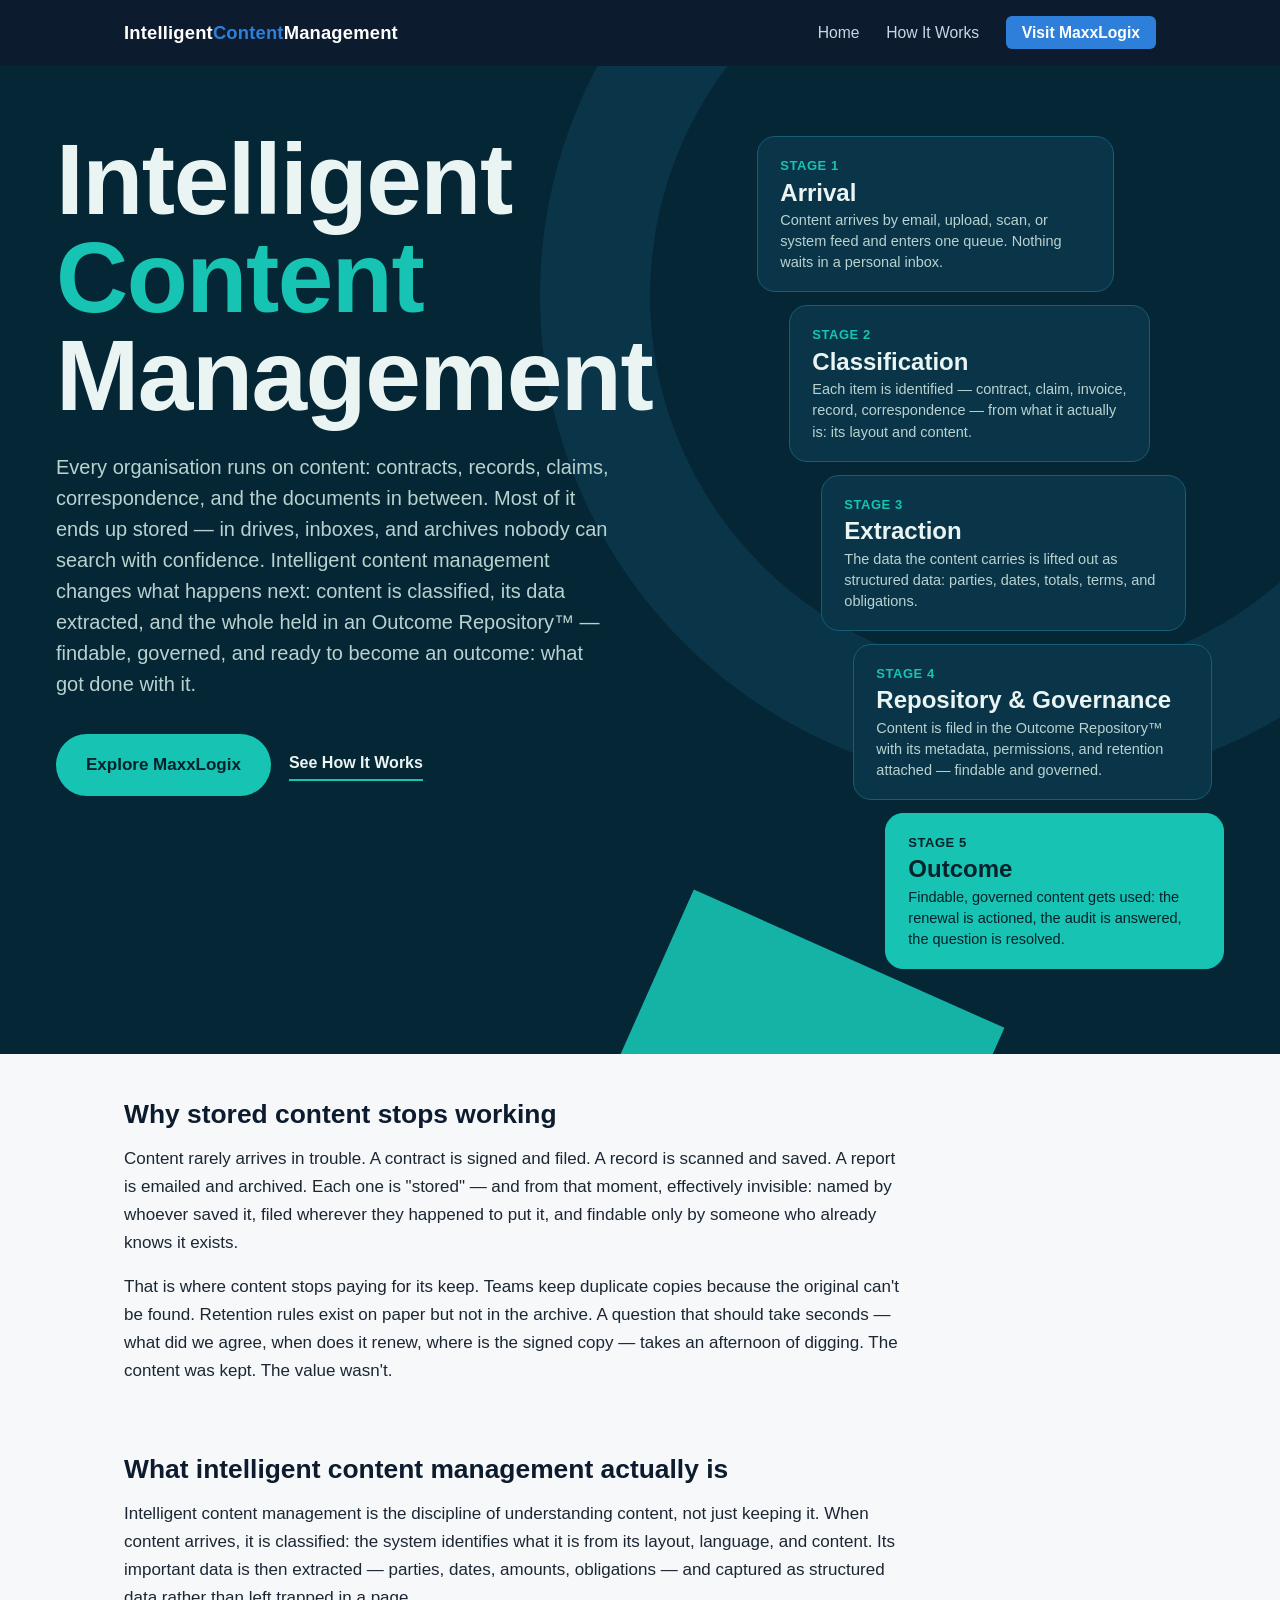
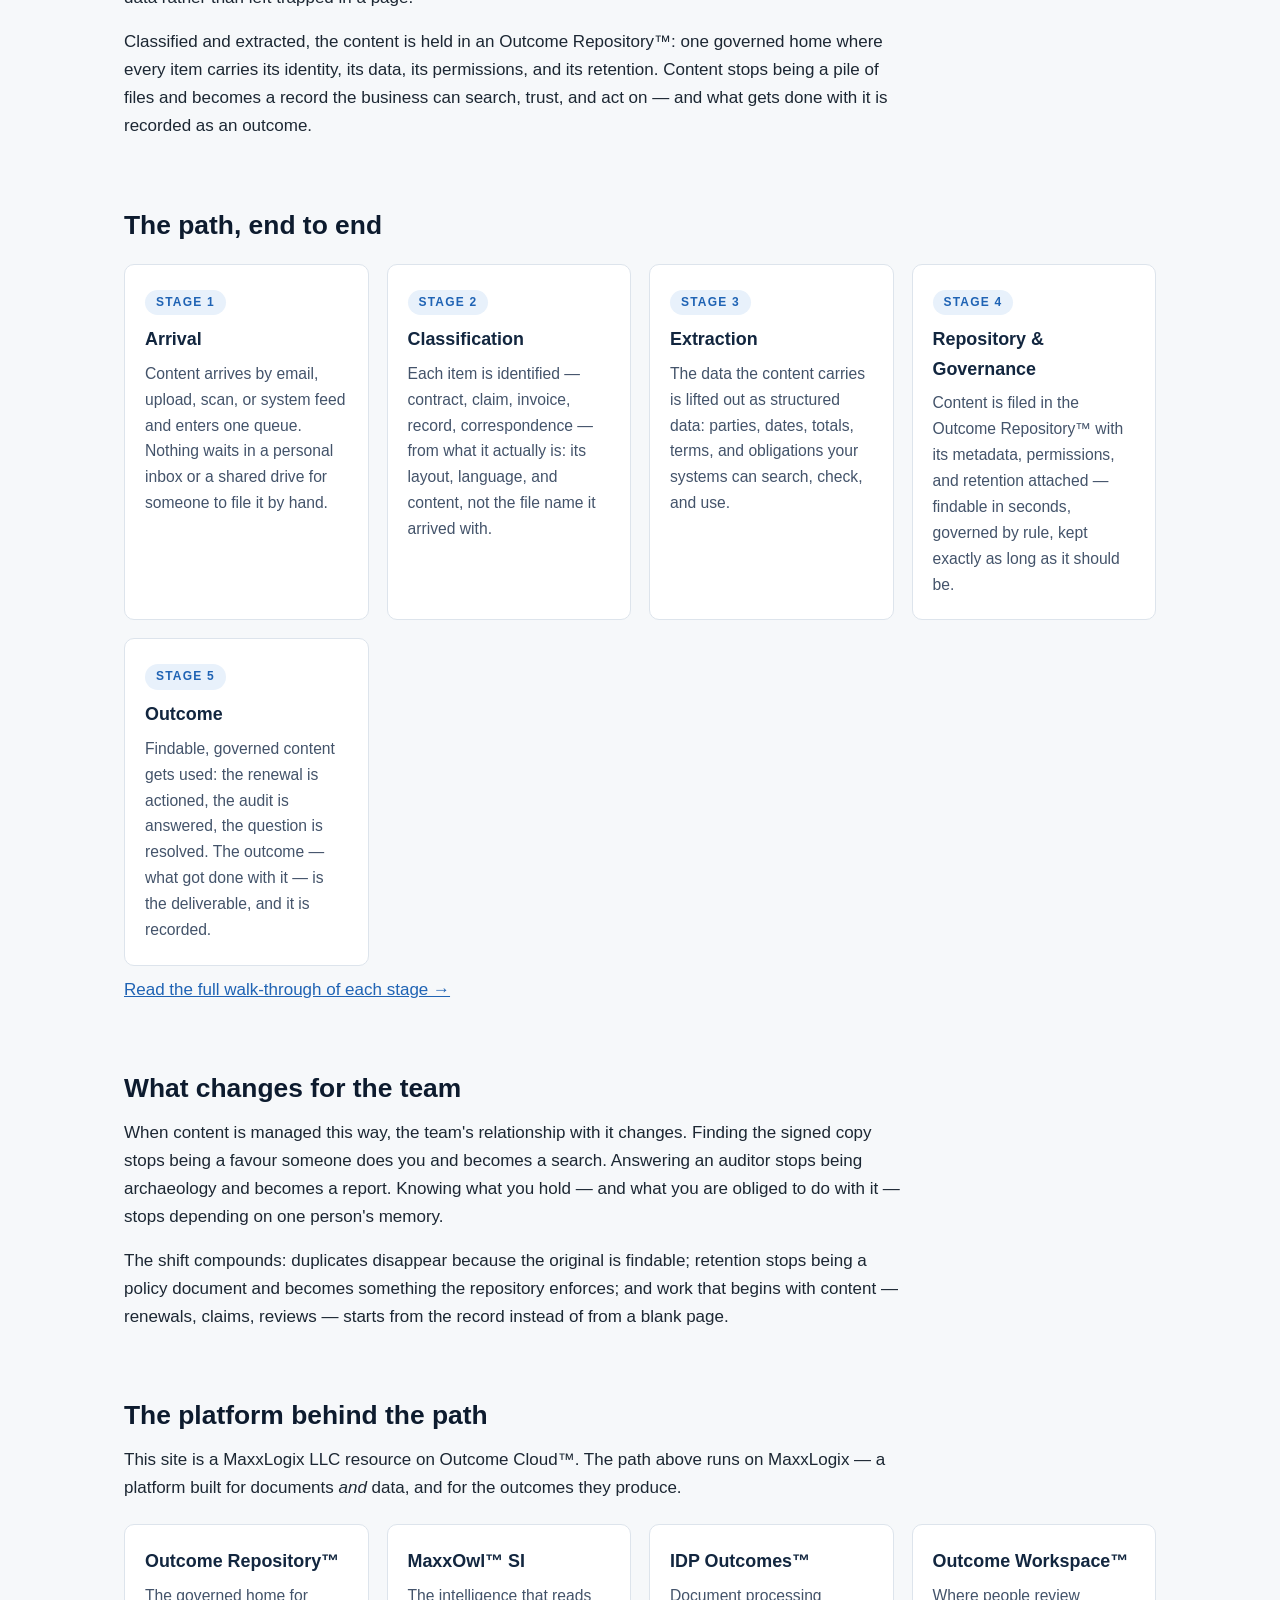
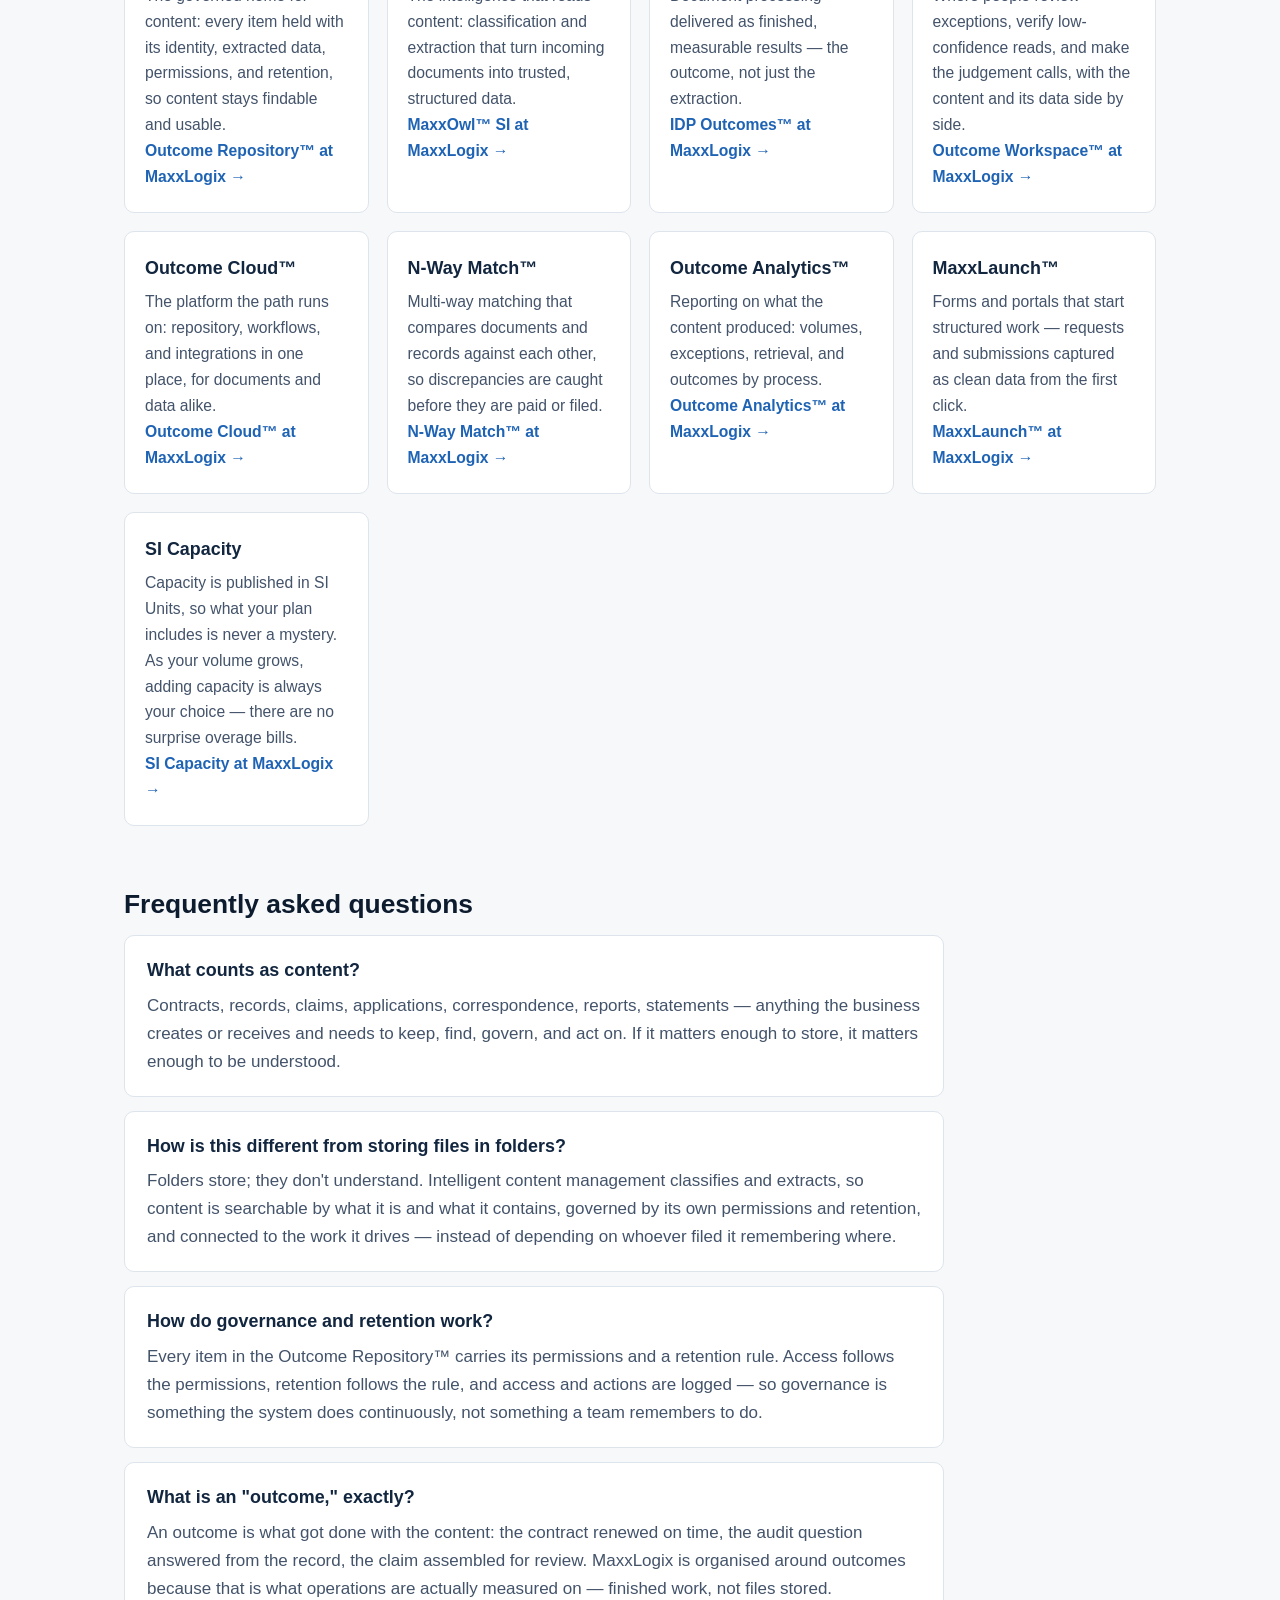
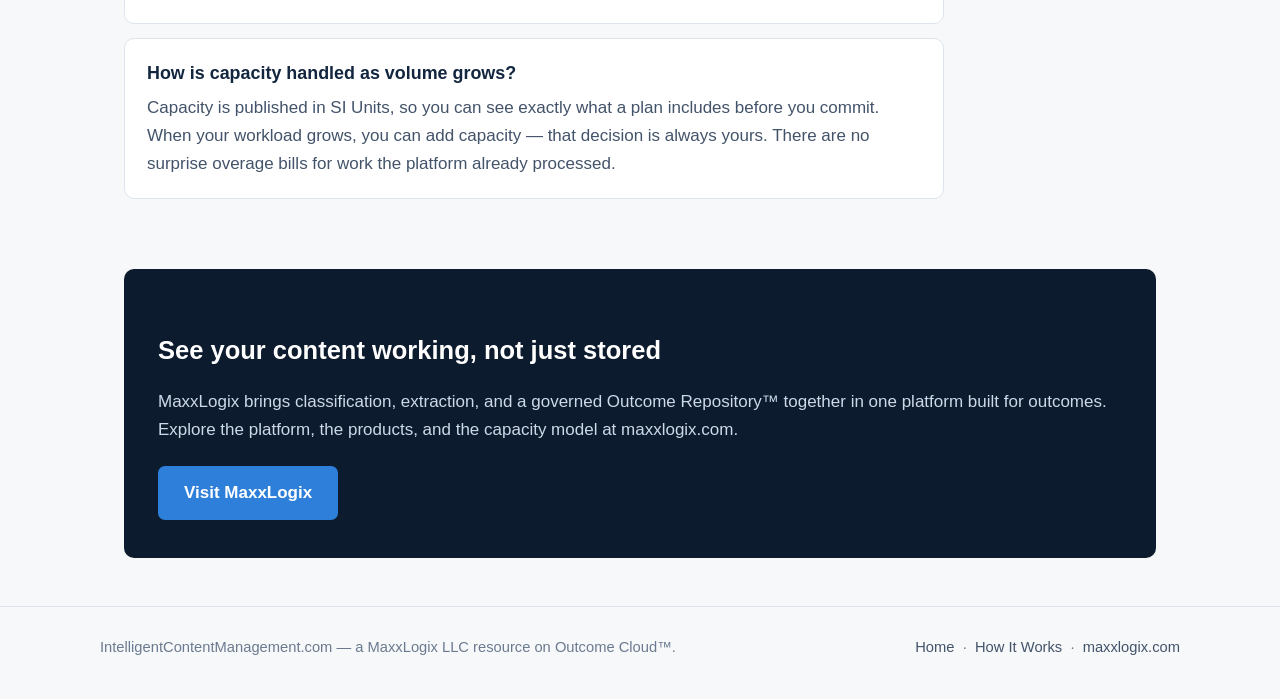
<file: index.html>
<!DOCTYPE html>
<html lang="en">
<head>
<meta charset="UTF-8">
<meta name="viewport" content="width=device-width, initial-scale=1.0">
<title>Intelligent Content Management | Intelligent Content Management</title>
<meta name="description" content="Intelligent content management classifies enterprise content, extracts its data, and holds it in an Outcome Repository — findable, governed, and turned into outcomes, not just stored.">
<link rel="canonical" href="https://intelligentcontentmanagement.com/">
<meta property="og:type" content="website">
<meta property="og:site_name" content="Intelligent Content Management">
<meta property="og:title" content="Intelligent Content Management">
<meta property="og:description" content="Content arrives. Outcomes get delivered. How intelligent content management classifies, extracts, and governs enterprise content in an Outcome Repository.">
<meta property="og:url" content="https://intelligentcontentmanagement.com/">
<meta name="twitter:card" content="summary">
<link rel="stylesheet" href="style.css">
</head>
<body>

<header class="site-header">
  <div class="header-inner">
    <a class="wordmark" href="index.html">Intelligent<span>Content</span>Management</a>
    <nav class="main-nav">
      <a href="index.html">Home</a>
      <a href="how-it-works.html">How It Works</a>
      <a class="nav-cta" href="https://maxxlogix.com">Visit MaxxLogix</a>
    </nav>
  </div>
</header>

<section class="bh">
  <div class="bh-wrap">
    <div class="bh-grid">
      <div>
        <h1 class="bh-h1" style="font-size:100px">Intelligent <span class="bh-a">Content</span> Management</h1>
        <p class="bh-lede">Every organisation runs on content: contracts, records, claims, correspondence, and the documents in between. Most of it ends up stored — in drives, inboxes, and archives nobody can search with confidence. Intelligent content management changes what happens next: content is classified, its data extracted, and the whole held in an Outcome Repository&trade; — findable, governed, and ready to become an outcome: what got done with it.</p>
        <div class="bh-actions">
          <a class="bh-btn" href="https://maxxlogix.com">Explore MaxxLogix</a>
          <a class="bh-link2" href="how-it-works.html">See How It Works</a>
        </div>
      </div>
      <div class="bh-path" aria-label="The path, end to end">
        <div class="bh-stage bh-s1"><div class="bh-n">Stage 1</div><div class="bh-t">Arrival</div><div class="bh-d">Content arrives by email, upload, scan, or system feed and enters one queue. Nothing waits in a personal inbox.</div></div>
        <div class="bh-stage bh-s2"><div class="bh-n">Stage 2</div><div class="bh-t">Classification</div><div class="bh-d">Each item is identified — contract, claim, invoice, record, correspondence — from what it actually is: its layout and content.</div></div>
        <div class="bh-stage bh-s3"><div class="bh-n">Stage 3</div><div class="bh-t">Extraction</div><div class="bh-d">The data the content carries is lifted out as structured data: parties, dates, totals, terms, and obligations.</div></div>
        <div class="bh-stage bh-s4"><div class="bh-n">Stage 4</div><div class="bh-t">Repository &amp; Governance</div><div class="bh-d">Content is filed in the Outcome Repository&trade; with its metadata, permissions, and retention attached — findable and governed.</div></div>
        <div class="bh-stage bh-s5"><div class="bh-n">Stage 5</div><div class="bh-t">Outcome</div><div class="bh-d">Findable, governed content gets used: the renewal is actioned, the audit is answered, the question is resolved.</div></div>
      </div>
    </div>
  </div>
</section>

<main>

  <section>
    <h2>Why stored content stops working</h2>
    <p>Content rarely arrives in trouble. A contract is signed and filed. A record is scanned and saved. A report is emailed and archived. Each one is "stored" — and from that moment, effectively invisible: named by whoever saved it, filed wherever they happened to put it, and findable only by someone who already knows it exists.</p>
    <p>That is where content stops paying for its keep. Teams keep duplicate copies because the original can't be found. Retention rules exist on paper but not in the archive. A question that should take seconds — what did we agree, when does it renew, where is the signed copy — takes an afternoon of digging. The content was kept. The value wasn't.</p>
  </section>

  <section>
    <h2>What intelligent content management actually is</h2>
    <p>Intelligent content management is the discipline of understanding content, not just keeping it. When content arrives, it is classified: the system identifies what it is from its layout, language, and content. Its important data is then extracted — parties, dates, amounts, obligations — and captured as structured data rather than left trapped in a page.</p>
    <p>Classified and extracted, the content is held in an Outcome Repository&trade;: one governed home where every item carries its identity, its data, its permissions, and its retention. Content stops being a pile of files and becomes a record the business can search, trust, and act on — and what gets done with it is recorded as an outcome.</p>
  </section>

  <section>
    <h2>The path, end to end</h2>
    <div class="grid">
      <div class="card">
        <span class="step">Stage 1</span>
        <h3>Arrival</h3>
        <p>Content arrives by email, upload, scan, or system feed and enters one queue. Nothing waits in a personal inbox or a shared drive for someone to file it by hand.</p>
      </div>
      <div class="card">
        <span class="step">Stage 2</span>
        <h3>Classification</h3>
        <p>Each item is identified — contract, claim, invoice, record, correspondence — from what it actually is: its layout, language, and content, not the file name it arrived with.</p>
      </div>
      <div class="card">
        <span class="step">Stage 3</span>
        <h3>Extraction</h3>
        <p>The data the content carries is lifted out as structured data: parties, dates, totals, terms, and obligations your systems can search, check, and use.</p>
      </div>
      <div class="card">
        <span class="step">Stage 4</span>
        <h3>Repository &amp; Governance</h3>
        <p>Content is filed in the Outcome Repository&trade; with its metadata, permissions, and retention attached — findable in seconds, governed by rule, kept exactly as long as it should be.</p>
      </div>
      <div class="card">
        <span class="step">Stage 5</span>
        <h3>Outcome</h3>
        <p>Findable, governed content gets used: the renewal is actioned, the audit is answered, the question is resolved. The outcome — what got done with it — is the deliverable, and it is recorded.</p>
      </div>
    </div>
    <p><a href="how-it-works.html">Read the full walk-through of each stage &rarr;</a></p>
  </section>

  <section>
    <h2>What changes for the team</h2>
    <p>When content is managed this way, the team's relationship with it changes. Finding the signed copy stops being a favour someone does you and becomes a search. Answering an auditor stops being archaeology and becomes a report. Knowing what you hold — and what you are obliged to do with it — stops depending on one person's memory.</p>
    <p>The shift compounds: duplicates disappear because the original is findable; retention stops being a policy document and becomes something the repository enforces; and work that begins with content — renewals, claims, reviews — starts from the record instead of from a blank page.</p>
  </section>

  <section>
    <h2>The platform behind the path</h2>
    <p class="narrow">This site is a MaxxLogix LLC resource on Outcome Cloud&trade;. The path above runs on MaxxLogix — a platform built for documents <em>and</em> data, and for the outcomes they produce.</p>
    <div class="grid">
      <div class="card">
        <h3>Outcome Repository&trade;</h3>
        <p>The governed home for content: every item held with its identity, extracted data, permissions, and retention, so content stays findable and usable.</p>
        <p><a href="https://maxxlogix.com/outcome-repository/">Outcome Repository&trade; at MaxxLogix &rarr;</a></p>
      </div>
      <div class="card">
        <h3>MaxxOwl&trade; SI</h3>
        <p>The intelligence that reads content: classification and extraction that turn incoming documents into trusted, structured data.</p>
        <p><a href="https://maxxlogix.com/maxxowl-si/">MaxxOwl&trade; SI at MaxxLogix &rarr;</a></p>
      </div>
      <div class="card">
        <h3>IDP Outcomes&trade;</h3>
        <p>Document processing delivered as finished, measurable results — the outcome, not just the extraction.</p>
        <p><a href="https://maxxlogix.com/idp-outcomes/">IDP Outcomes&trade; at MaxxLogix &rarr;</a></p>
      </div>
      <div class="card">
        <h3>Outcome Workspace&trade;</h3>
        <p>Where people review exceptions, verify low-confidence reads, and make the judgement calls, with the content and its data side by side.</p>
        <p><a href="https://maxxlogix.com/outcome-workspace/">Outcome Workspace&trade; at MaxxLogix &rarr;</a></p>
      </div>
      <div class="card">
        <h3>Outcome Cloud&trade;</h3>
        <p>The platform the path runs on: repository, workflows, and integrations in one place, for documents and data alike.</p>
        <p><a href="https://maxxlogix.com/outcome-cloud/">Outcome Cloud&trade; at MaxxLogix &rarr;</a></p>
      </div>
      <div class="card">
        <h3>N-Way Match&trade;</h3>
        <p>Multi-way matching that compares documents and records against each other, so discrepancies are caught before they are paid or filed.</p>
        <p><a href="https://maxxlogix.com/outcome-match/">N-Way Match&trade; at MaxxLogix &rarr;</a></p>
      </div>
      <div class="card">
        <h3>Outcome Analytics&trade;</h3>
        <p>Reporting on what the content produced: volumes, exceptions, retrieval, and outcomes by process.</p>
        <p><a href="https://maxxlogix.com/outcome-analytics/">Outcome Analytics&trade; at MaxxLogix &rarr;</a></p>
      </div>
      <div class="card">
        <h3>MaxxLaunch&trade;</h3>
        <p>Forms and portals that start structured work — requests and submissions captured as clean data from the first click.</p>
        <p><a href="https://maxxlogix.com/maxxlaunch/">MaxxLaunch&trade; at MaxxLogix &rarr;</a></p>
      </div>
      <div class="card">
        <h3>SI Capacity</h3>
        <p>Capacity is published in SI Units, so what your plan includes is never a mystery. As your volume grows, adding capacity is always your choice — there are no surprise overage bills.</p>
        <p><a href="https://maxxlogix.com/si-capacity/">SI Capacity at MaxxLogix &rarr;</a></p>
      </div>
    </div>
  </section>

  <section>
    <h2>Frequently asked questions</h2>

    <div class="faq-item">
      <h3>What counts as content?</h3>
      <p>Contracts, records, claims, applications, correspondence, reports, statements — anything the business creates or receives and needs to keep, find, govern, and act on. If it matters enough to store, it matters enough to be understood.</p>
    </div>

    <div class="faq-item">
      <h3>How is this different from storing files in folders?</h3>
      <p>Folders store; they don't understand. Intelligent content management classifies and extracts, so content is searchable by what it is and what it contains, governed by its own permissions and retention, and connected to the work it drives — instead of depending on whoever filed it remembering where.</p>
    </div>

    <div class="faq-item">
      <h3>How do governance and retention work?</h3>
      <p>Every item in the Outcome Repository&trade; carries its permissions and a retention rule. Access follows the permissions, retention follows the rule, and access and actions are logged — so governance is something the system does continuously, not something a team remembers to do.</p>
    </div>

    <div class="faq-item">
      <h3>What is an "outcome," exactly?</h3>
      <p>An outcome is what got done with the content: the contract renewed on time, the audit question answered from the record, the claim assembled for review. MaxxLogix is organised around outcomes because that is what operations are actually measured on — finished work, not files stored.</p>
    </div>

    <div class="faq-item">
      <h3>How is capacity handled as volume grows?</h3>
      <p>Capacity is published in SI Units, so you can see exactly what a plan includes before you commit. When your workload grows, you can add capacity — that decision is always yours. There are no surprise overage bills for work the platform already processed.</p>
    </div>
  </section>

  <div class="cta-band">
    <h2>See your content working, not just stored</h2>
    <p>MaxxLogix brings classification, extraction, and a governed Outcome Repository&trade; together in one platform built for outcomes. Explore the platform, the products, and the capacity model at maxxlogix.com.</p>
    <a class="btn" href="https://maxxlogix.com">Visit MaxxLogix</a>
  </div>

</main>

<footer class="site-footer">
  <div class="footer-inner">
    <span>IntelligentContentManagement.com — a MaxxLogix LLC resource on Outcome Cloud&trade;.</span>
    <span><a href="index.html">Home</a> &nbsp;·&nbsp; <a href="how-it-works.html">How It Works</a> &nbsp;·&nbsp; <a href="https://maxxlogix.com">maxxlogix.com</a></span>
  </div>
</footer>

</body>
</html>
</file>
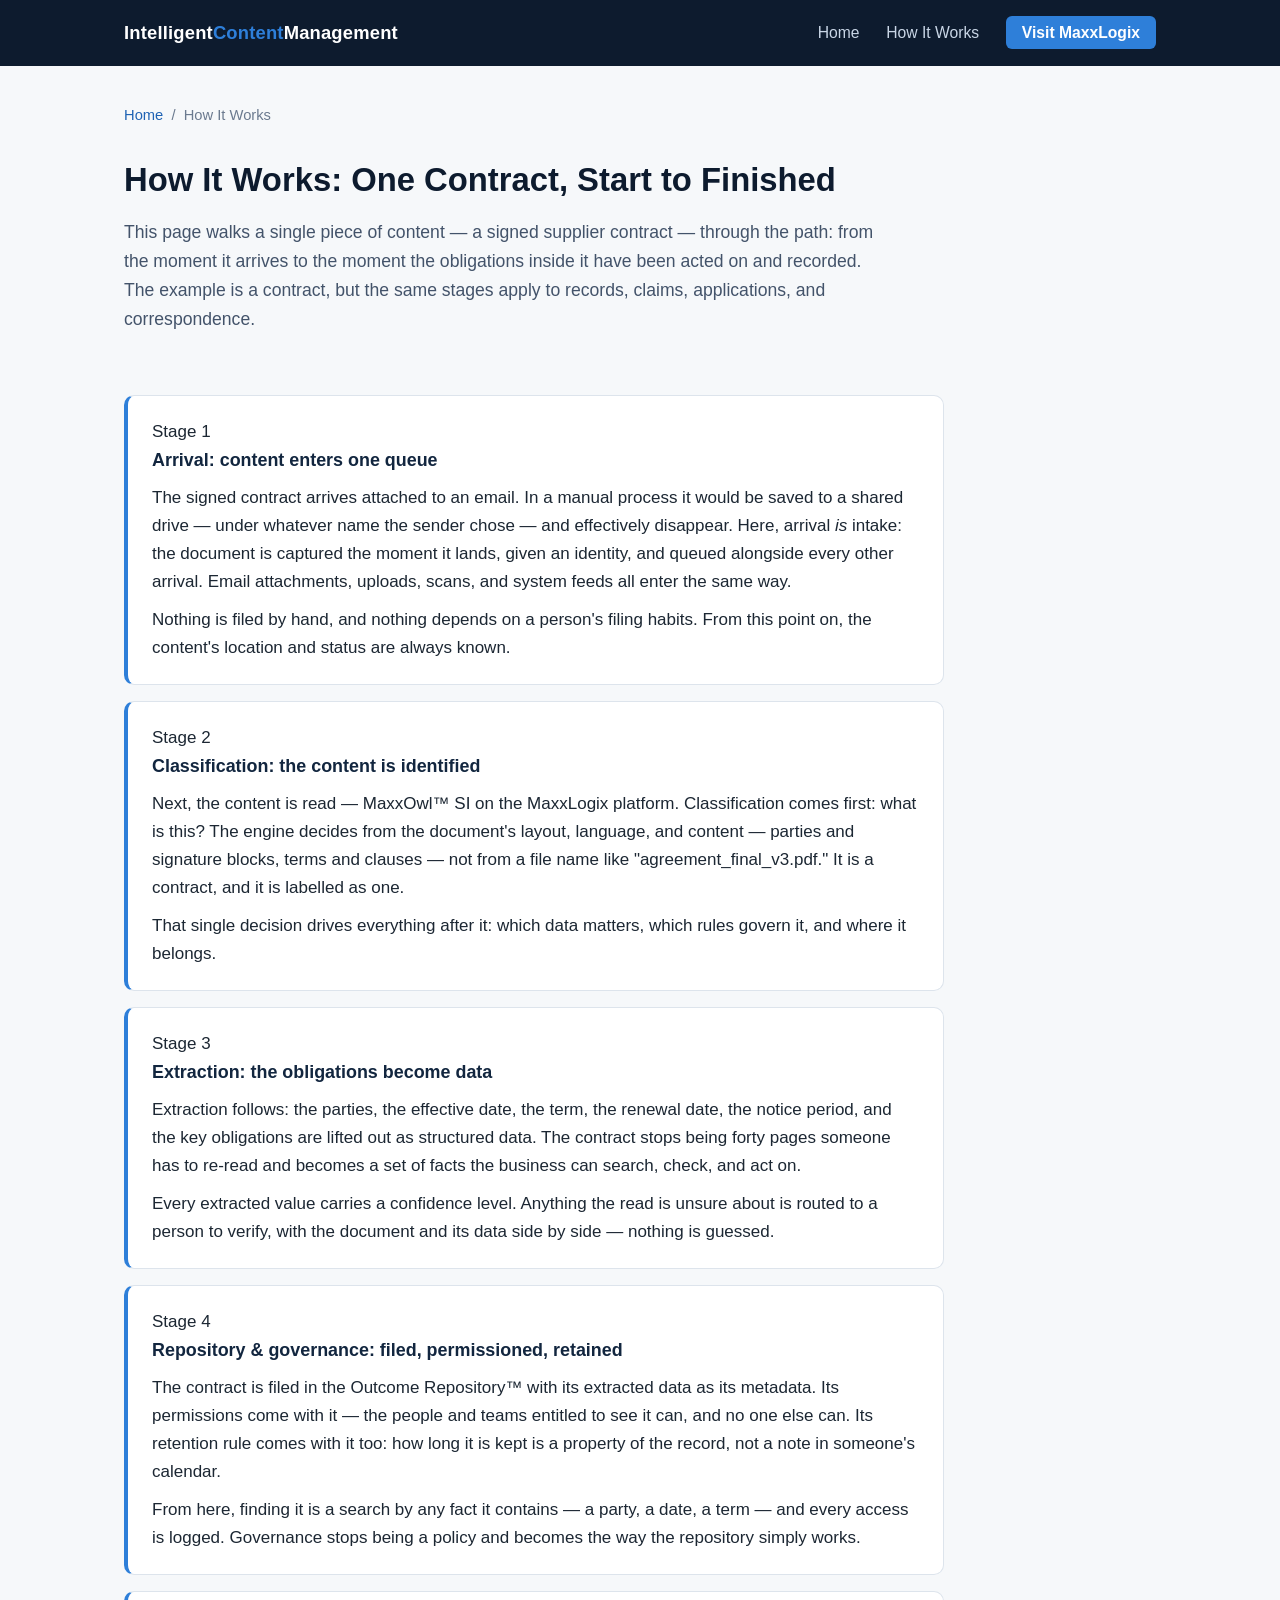
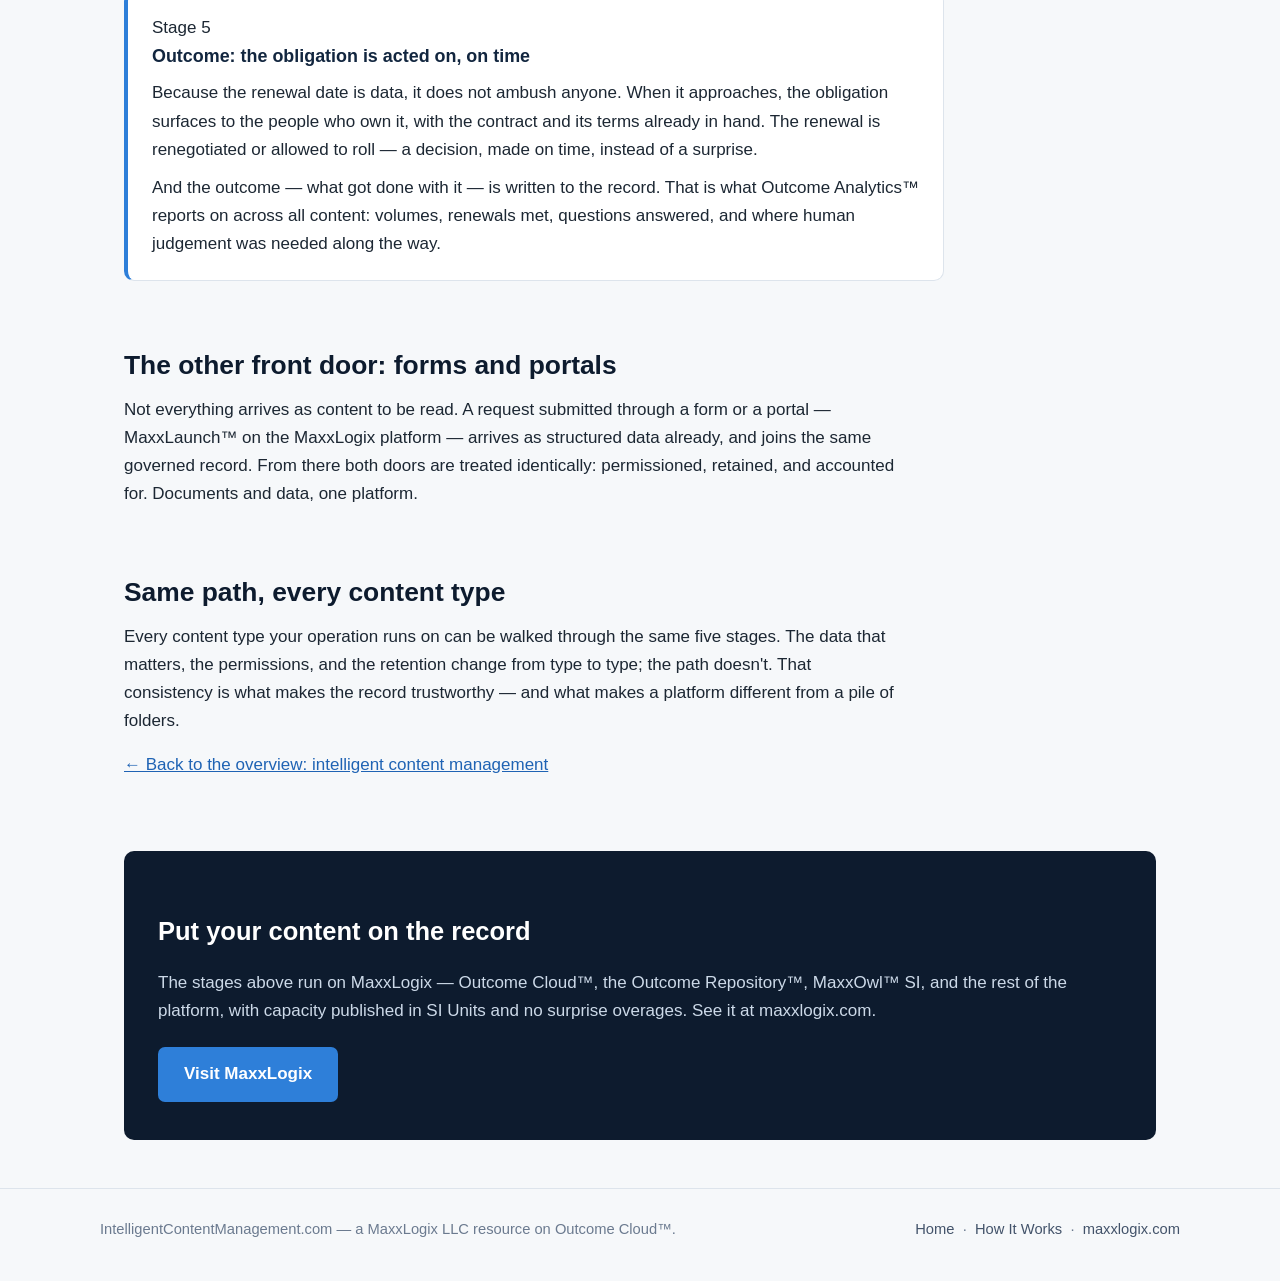
<file: how-it-works.html>
<!DOCTYPE html>
<html lang="en">
<head>
<meta charset="UTF-8">
<meta name="viewport" content="width=device-width, initial-scale=1.0">
<title>How It Works: One Contract, From Arrival to Outcome | Intelligent Content Management</title>
<meta name="description" content="A stage-by-stage walk-through of intelligent content management: arrival, classification, extraction, the Outcome Repository, governance, and the recorded outcome.">
<link rel="canonical" href="https://intelligentcontentmanagement.com/how-it-works.html">
<meta property="og:type" content="article">
<meta property="og:site_name" content="Intelligent Content Management">
<meta property="og:title" content="How It Works: One Contract, From Arrival to Outcome">
<meta property="og:description" content="Follow one signed contract through arrival, classification, extraction, the Outcome Repository, and governance — the path behind intelligent content management.">
<meta property="og:url" content="https://intelligentcontentmanagement.com/how-it-works.html">
<meta name="twitter:card" content="summary">
<link rel="stylesheet" href="style.css">
</head>
<body>

<header class="site-header">
  <div class="header-inner">
    <a class="wordmark" href="index.html">Intelligent<span>Content</span>Management</a>
    <nav class="main-nav">
      <a href="index.html">Home</a>
      <a href="how-it-works.html">How It Works</a>
      <a class="nav-cta" href="https://maxxlogix.com">Visit MaxxLogix</a>
    </nav>
  </div>
</header>

<main>

  <p class="crumb"><a href="index.html">Home</a> &nbsp;/&nbsp; How It Works</p>

  <div class="page-head">
    <h1>How It Works: One Contract, Start to Finished</h1>
    <p class="lede">This page walks a single piece of content — a signed supplier contract — through the path: from the moment it arrives to the moment the obligations inside it have been acted on and recorded. The example is a contract, but the same stages apply to records, claims, applications, and correspondence.</p>
  </div>

  <section>
    <div class="stage-list">

      <div class="stage-block">
        <span class="step">Stage 1</span>
        <h3>Arrival: content enters one queue</h3>
        <p>The signed contract arrives attached to an email. In a manual process it would be saved to a shared drive — under whatever name the sender chose — and effectively disappear. Here, arrival <em>is</em> intake: the document is captured the moment it lands, given an identity, and queued alongside every other arrival. Email attachments, uploads, scans, and system feeds all enter the same way.</p>
        <p>Nothing is filed by hand, and nothing depends on a person's filing habits. From this point on, the content's location and status are always known.</p>
      </div>

      <div class="stage-block">
        <span class="step">Stage 2</span>
        <h3>Classification: the content is identified</h3>
        <p>Next, the content is read — MaxxOwl&trade; SI on the MaxxLogix platform. Classification comes first: what is this? The engine decides from the document's layout, language, and content — parties and signature blocks, terms and clauses — not from a file name like "agreement_final_v3.pdf." It is a contract, and it is labelled as one.</p>
        <p>That single decision drives everything after it: which data matters, which rules govern it, and where it belongs.</p>
      </div>

      <div class="stage-block">
        <span class="step">Stage 3</span>
        <h3>Extraction: the obligations become data</h3>
        <p>Extraction follows: the parties, the effective date, the term, the renewal date, the notice period, and the key obligations are lifted out as structured data. The contract stops being forty pages someone has to re-read and becomes a set of facts the business can search, check, and act on.</p>
        <p>Every extracted value carries a confidence level. Anything the read is unsure about is routed to a person to verify, with the document and its data side by side — nothing is guessed.</p>
      </div>

      <div class="stage-block">
        <span class="step">Stage 4</span>
        <h3>Repository &amp; governance: filed, permissioned, retained</h3>
        <p>The contract is filed in the Outcome Repository&trade; with its extracted data as its metadata. Its permissions come with it — the people and teams entitled to see it can, and no one else can. Its retention rule comes with it too: how long it is kept is a property of the record, not a note in someone's calendar.</p>
        <p>From here, finding it is a search by any fact it contains — a party, a date, a term — and every access is logged. Governance stops being a policy and becomes the way the repository simply works.</p>
      </div>

      <div class="stage-block">
        <span class="step">Stage 5</span>
        <h3>Outcome: the obligation is acted on, on time</h3>
        <p>Because the renewal date is data, it does not ambush anyone. When it approaches, the obligation surfaces to the people who own it, with the contract and its terms already in hand. The renewal is renegotiated or allowed to roll — a decision, made on time, instead of a surprise.</p>
        <p>And the outcome — what got done with it — is written to the record. That is what Outcome Analytics&trade; reports on across all content: volumes, renewals met, questions answered, and where human judgement was needed along the way.</p>
      </div>

    </div>
  </section>

  <section>
    <h2>The other front door: forms and portals</h2>
    <p class="narrow">Not everything arrives as content to be read. A request submitted through a form or a portal — MaxxLaunch&trade; on the MaxxLogix platform — arrives as structured data already, and joins the same governed record. From there both doors are treated identically: permissioned, retained, and accounted for. Documents and data, one platform.</p>
  </section>

  <section>
    <h2>Same path, every content type</h2>
    <p class="narrow">Every content type your operation runs on can be walked through the same five stages. The data that matters, the permissions, and the retention change from type to type; the path doesn't. That consistency is what makes the record trustworthy — and what makes a platform different from a pile of folders.</p>
    <p class="narrow"><a href="index.html">&larr; Back to the overview: intelligent content management</a></p>
  </section>

  <div class="cta-band">
    <h2>Put your content on the record</h2>
    <p>The stages above run on MaxxLogix — Outcome Cloud&trade;, the Outcome Repository&trade;, MaxxOwl&trade; SI, and the rest of the platform, with capacity published in SI Units and no surprise overages. See it at maxxlogix.com.</p>
    <a class="btn" href="https://maxxlogix.com">Visit MaxxLogix</a>
  </div>

</main>

<footer class="site-footer">
  <div class="footer-inner">
    <span>IntelligentContentManagement.com — a MaxxLogix LLC resource on Outcome Cloud&trade;.</span>
    <span><a href="index.html">Home</a> &nbsp;·&nbsp; <a href="how-it-works.html">How It Works</a> &nbsp;·&nbsp; <a href="https://maxxlogix.com">maxxlogix.com</a></span>
  </div>
</footer>

</body>
</html>
</file>
<file: style.css>
/* Intelligent Content Management — microsite styles
   Palette: deep navy / slate with a single steel-blue accent.
   No external assets. System font stack only. */

:root {
  --navy: #0d1b2e;
  --navy-2: #12263f;
  --slate: #43536a;
  --slate-light: #6b7a8f;
  --ink: #1c2733;
  --bg: #f6f8fa;
  --card: #ffffff;
  --line: #dde4ec;
  --accent: #2e7fd9;
  --accent-dark: #1f63b4;
  --radius: 10px;
}

* { box-sizing: border-box; }

html { scroll-behavior: smooth; }

body {
  margin: 0;
  font-family: -apple-system, BlinkMacSystemFont, "Segoe UI", Roboto,
    "Helvetica Neue", Arial, sans-serif;
  color: var(--ink);
  background: var(--bg);
  line-height: 1.65;
  font-size: 17px;
}

a { color: var(--accent-dark); }
a:hover { color: var(--accent); }

/* ---------- Header ---------- */
.site-header {
  background: var(--navy);
  color: #fff;
}
.header-inner {
  max-width: 1080px;
  margin: 0 auto;
  padding: 18px 24px;
  display: flex;
  flex-wrap: wrap;
  align-items: center;
  justify-content: space-between;
  gap: 12px;
}
.wordmark {
  color: #fff;
  text-decoration: none;
  font-weight: 700;
  font-size: 1.15rem;
  letter-spacing: 0.01em;
}
.wordmark span { color: var(--accent); }
.main-nav a {
  color: #c9d6e6;
  text-decoration: none;
  margin-left: 22px;
  font-size: 0.98rem;
}
.main-nav a:hover { color: #fff; }
.main-nav a.nav-cta {
  background: var(--accent);
  color: #fff;
  padding: 8px 16px;
  border-radius: 6px;
  font-weight: 600;
}
.main-nav a.nav-cta:hover { background: var(--accent-dark); }

/* ---------- Hero ---------- */
.hero {
  background: linear-gradient(160deg, var(--navy) 0%, var(--navy-2) 70%, #1a3a5c 100%);
  color: #fff;
  padding: 64px 24px 72px;
}
.hero-inner { max-width: 820px; margin: 0 auto; }
.hero .eyebrow {
  text-transform: uppercase;
  letter-spacing: 0.14em;
  font-size: 0.78rem;
  font-weight: 700;
  color: #8fc1f2;
  margin: 0 0 14px;
}
.hero h1 {
  font-size: 2.45rem;
  line-height: 1.18;
  margin: 0 0 18px;
  font-weight: 750;
}
.hero p.lede {
  font-size: 1.16rem;
  color: #d7e3f0;
  margin: 0 0 28px;
  max-width: 680px;
}
.btn {
  display: inline-block;
  background: var(--accent);
  color: #fff;
  text-decoration: none;
  font-weight: 600;
  padding: 13px 26px;
  border-radius: 7px;
  margin-right: 12px;
}
.btn:hover { background: var(--accent-dark); color: #fff; }
.btn.ghost {
  background: transparent;
  border: 1px solid #7d97b5;
  color: #e6eef7;
}
.btn.ghost:hover { border-color: #fff; color: #fff; }

/* ---------- Layout ---------- */
main { max-width: 1080px; margin: 0 auto; padding: 0 24px; }
section { padding: 44px 0 8px; }
section h2 {
  font-size: 1.65rem;
  line-height: 1.25;
  color: var(--navy);
  margin: 0 0 14px;
}
section h3 { color: var(--navy-2); margin: 0 0 8px; font-size: 1.12rem; }
section p { max-width: 780px; margin: 0 0 16px; }
.narrow { max-width: 780px; }

/* ---------- Stage / card grids ---------- */
.grid {
  display: grid;
  grid-template-columns: repeat(auto-fit, minmax(230px, 1fr));
  gap: 18px;
  margin: 22px 0 10px;
}
.card {
  background: var(--card);
  border: 1px solid var(--line);
  border-radius: var(--radius);
  padding: 22px 20px;
}
.card .step {
  display: inline-block;
  font-size: 0.75rem;
  font-weight: 700;
  letter-spacing: 0.1em;
  text-transform: uppercase;
  color: var(--accent-dark);
  background: #e8f1fb;
  border-radius: 20px;
  padding: 3px 11px;
  margin-bottom: 10px;
}
.card p { margin: 0; font-size: 0.98rem; color: var(--slate); }
.card h3 { margin-bottom: 6px; }
.card a { font-weight: 600; text-decoration: none; }
.card a:hover { text-decoration: underline; }

/* ---------- Deep-dive stage list (how it works) ---------- */
.stage-list { max-width: 820px; }
.stage-block {
  background: var(--card);
  border: 1px solid var(--line);
  border-left: 4px solid var(--accent);
  border-radius: var(--radius);
  padding: 22px 24px;
  margin-bottom: 16px;
}
.stage-block p { margin: 0 0 10px; }
.stage-block p:last-child { margin-bottom: 0; }

/* ---------- FAQ ---------- */
.faq-item {
  background: var(--card);
  border: 1px solid var(--line);
  border-radius: var(--radius);
  padding: 20px 22px;
  margin-bottom: 14px;
  max-width: 820px;
}
.faq-item h3 { margin-bottom: 6px; }
.faq-item p { margin: 0; color: var(--slate); }

/* ---------- CTA band ---------- */
.cta-band {
  background: var(--navy);
  color: #fff;
  border-radius: var(--radius);
  padding: 38px 34px;
  margin: 48px 0;
  text-align: left;
}
.cta-band h2 { color: #fff; margin-bottom: 10px; }
.cta-band p { color: #ccd9e8; margin-bottom: 22px; }

/* ---------- Footer ---------- */
.site-footer {
  border-top: 1px solid var(--line);
  margin-top: 24px;
  padding: 28px 24px 40px;
  color: var(--slate-light);
  font-size: 0.92rem;
}
.footer-inner {
  max-width: 1080px;
  margin: 0 auto;
  display: flex;
  flex-wrap: wrap;
  gap: 10px 28px;
  justify-content: space-between;
}
.site-footer a { color: var(--slate); text-decoration: none; }
.site-footer a:hover { text-decoration: underline; }

/* ---------- Breadcrumb (subpage) ---------- */
.crumb { padding: 22px 0 0; font-size: 0.92rem; color: var(--slate-light); }
.crumb a { text-decoration: none; }
.crumb a:hover { text-decoration: underline; }
.page-head { padding-top: 18px; }
.page-head h1 { font-size: 2.05rem; color: var(--navy); line-height: 1.22; margin: 0 0 12px; }
.page-head p.lede { font-size: 1.1rem; color: var(--slate); max-width: 760px; }

/* ---------- Responsive ---------- */
@media (max-width: 640px) {
  body { font-size: 16px; }
  .hero { padding: 44px 20px 52px; }
  .hero h1 { font-size: 1.85rem; }
  .page-head h1 { font-size: 1.6rem; }
  section h2 { font-size: 1.4rem; }
  .main-nav a { margin-left: 14px; }
  .btn { display: block; text-align: center; margin: 0 0 10px; }
  .cta-band { padding: 28px 22px; }
}

/* ===== Bold hero (bh-) — 2026-11-17 rollout, approved sample system ===== */
.bh{position:relative;background:#052635;color:#eaf5f3;overflow:clip;padding:64px 56px 72px}
.bh::before{content:"";position:absolute;width:760px;height:760px;border-radius:50%;border:110px solid #0a3549;right:-240px;top:-260px}
.bh::after{content:"";position:absolute;width:340px;height:340px;background:#17c3b2;right:330px;bottom:-230px;transform:rotate(24deg);opacity:.9}
.bh-wrap{position:relative;z-index:2;max-width:1360px;margin:0 auto}
.bh-grid{display:grid;grid-template-columns:minmax(0,7fr) minmax(0,5fr);gap:48px;align-items:start}
.bh-h1{font-weight:800;line-height:.98;letter-spacing:-1.5px;margin:0;overflow-wrap:break-word;text-wrap:balance;color:#eaf5f3}
.bh-a{color:#17c3b2}
.bh-h{color:#ffb03a}
.bh-lede{margin-top:28px;font-size:20px;line-height:1.55;color:#b9d2cf;max-width:560px}
.bh-actions{margin-top:34px;display:flex;gap:18px;align-items:center;flex-wrap:wrap}
.bh-btn{display:inline-block;background:#17c3b2;color:#03222b;font-weight:700;font-size:17px;text-decoration:none;padding:17px 30px;border-radius:999px;transition:transform .18s ease}
.bh-btn:hover{transform:translateY(-2px);color:#03222b}
.bh-link2{color:#eaf5f3;font-weight:600;font-size:16px;text-decoration:none;border-bottom:2px solid #17c3b2;padding-bottom:3px}
.bh-link2:hover{color:#17c3b2}
.bh-path{position:relative;padding-top:6px}
.bh-stage{background:#0a3549;border:1px solid #155e75;border-radius:18px;padding:18px 22px;margin-bottom:13px;position:relative}
.bh-n{font-size:13px;color:#17c3b2;font-weight:700;letter-spacing:.04em;text-transform:uppercase}
.bh-t{font-size:24px;font-weight:700;margin-top:2px;line-height:1.15;color:#eaf5f3}
.bh-d{font-size:14.5px;color:#b9d2cf;margin-top:4px;line-height:1.45}
.bh-s1{margin-right:110px}
.bh-s2{margin-left:32px;margin-right:74px}
.bh-s3{margin-left:64px;margin-right:38px}
.bh-s4{margin-left:96px;margin-right:12px}
.bh-s5{margin-left:128px;background:#17c3b2;border-color:#17c3b2}
.bh-s5 .bh-n,.bh-s5 .bh-t,.bh-s5 .bh-d{color:#03222b}
@media (max-width:900px){
  .bh{padding:44px 24px 54px}
  .bh-grid{grid-template-columns:1fr}
  .bh-h1{font-size:52px !important}
  .bh-s1,.bh-s2,.bh-s3,.bh-s4,.bh-s5{margin-left:0;margin-right:0}
}
@media (prefers-reduced-motion: reduce){
  .bh-btn{transition:none}
  .bh-btn:hover{transform:none}
}
</file>
